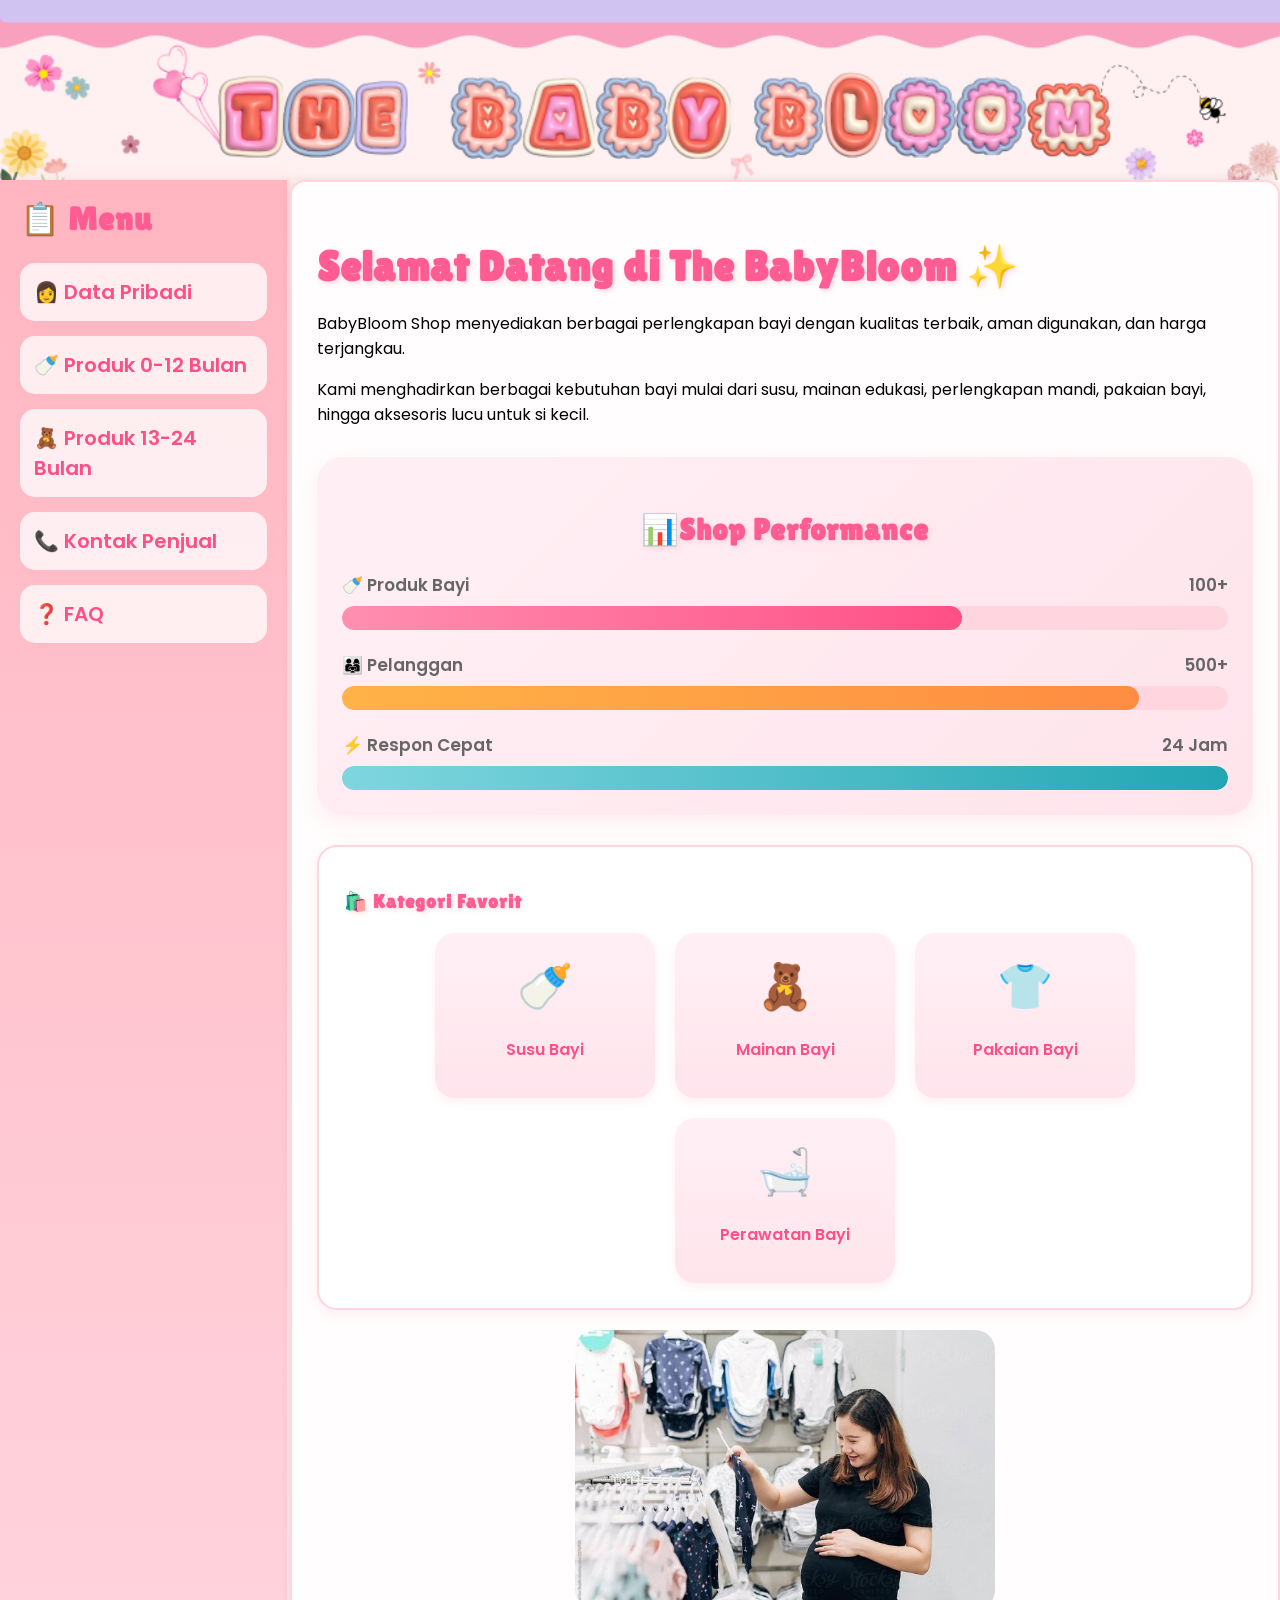
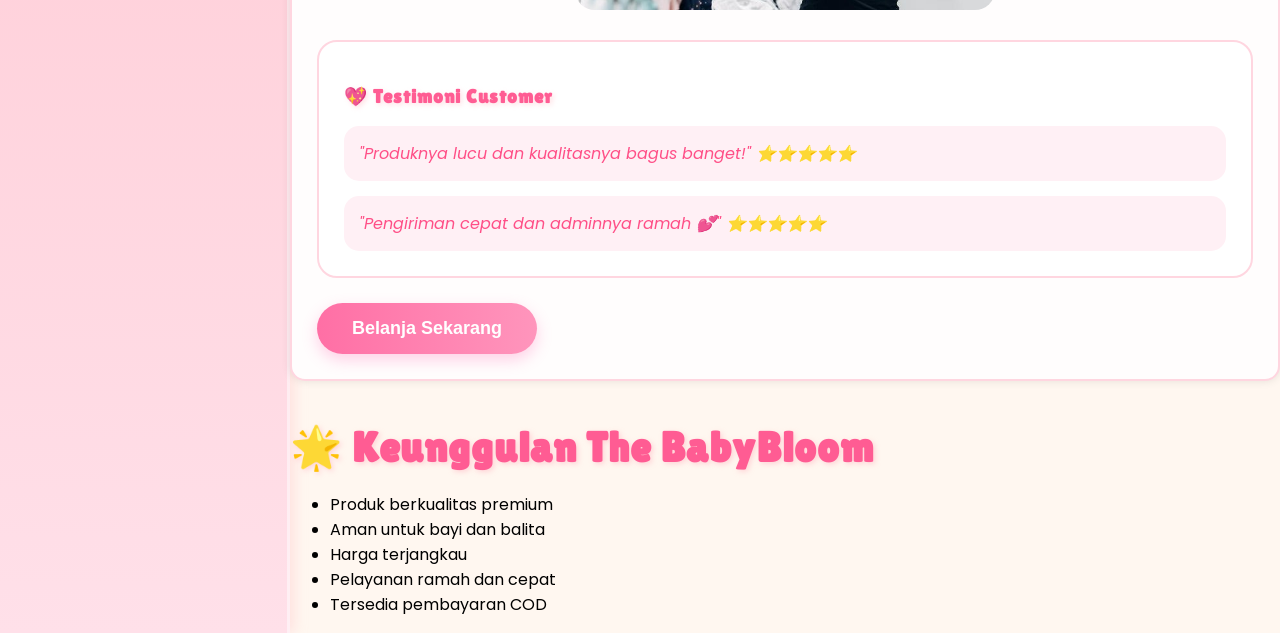
<file: index.html>
<!DOCTYPE html>
<html lang="id">
<head>
  <meta charset="UTF-8">
  <meta name="viewport" content="width=device-width, initial-scale=1.0">
  <title>The BabyBloom</title>

  <!-- GOOGLE FONT -->
  <link rel="preconnect" href="https://fonts.googleapis.com">
  <link rel="preconnect" href="https://fonts.gstatic.com" crossorigin>

  <link href="https://fonts.googleapis.com/css2?family=Lilita+One&family=Fredoka:wght@400;500;600&family=Poppins:wght@300;400;500;600&display=swap" rel="stylesheet">

  <!-- CSS -->
  <link rel="stylesheet" href="style.css">

  <style>

    /* =========================
       MENU TRANSPARAN
    ========================= */

    .menu-title{
      text-decoration: none;
      background: transparent !important;
      box-shadow: none !important;
      padding: 0 !important;
      margin-bottom: 15px;
      display: inline-block;
    }

    .menu-title h3{
      background: transparent !important;
      box-shadow: none !important;
      color: #ff5c93;
      font-size: 32px;
      margin: 0;
    }

    .menu-title:hover{
      background: transparent !important;
      transform: none !important;
      box-shadow: none !important;
    }

    /* =========================
       STATISTIK CHART
    ========================= */

    .stats-box{
      background: linear-gradient(
        135deg,
        #fff0f5,
        #ffe4ec
      );

      padding: 25px;
      border-radius: 25px;
      margin-top: 30px;
      box-shadow: 0 8px 20px rgba(255,182,193,0.2);
    }

    .stats-box h3{
      text-align: center;
      margin-bottom: 25px;
      color: #ff4f87;
      font-size: 30px;
    }

    .chart-container{
      display: flex;
      flex-direction: column;
      gap: 22px;
    }

    .chart-item{
      width: 100%;
    }

    .chart-label{
      display: flex;
      justify-content: space-between;
      margin-bottom: 8px;
      font-weight: 600;
      color: #666;
      font-size: 17px;
    }

    .chart-bar{
      width: 100%;
      height: 24px;
      background: #ffd6e0;
      border-radius: 30px;
      overflow: hidden;
    }

    .chart-fill{
      height: 100%;
      border-radius: 30px;
      animation: growBar 2s ease;
    }

    /* WARNA BAR */

    .produk{
      width: 70%;
      background: linear-gradient(
        90deg,
        #ff8fb1,
        #ff4f87
      );
    }

    .pelanggan{
      width: 90%;
      background: linear-gradient(
        90deg,
        #ffb347,
        #ff8c42
      );
    }

    .respon{
      width: 100%;
      background: linear-gradient(
        90deg,
        #7ed6df,
        #22a6b3
      );
    }

    /* ANIMASI */

    @keyframes growBar{
      from{
        width: 0;
      }
    }

  </style>
</head>

<body>

<div class="container">

  <!-- HEADER -->
  <header class="header-image">
    <img src="Desain tanpa judul.png" alt="The BabyBloom Header">
  </header>

  <!-- SIDEBAR -->
  <nav class="sidebar">

    <!-- MENU TITLE -->
    <a href="index.html" class="menu-title">
      <h3>📋 Menu</h3>
    </a>

    <!-- MENU -->
    <a href="profil.html">👩 Data Pribadi</a>

    <a href="produk1.html">🍼 Produk 0-12 Bulan</a>

    <a href="produk2.html">🧸 Produk 13-24 Bulan</a>

    <a href="kontak.html">📞 Kontak Penjual</a>

    <a href="FAQ.html">❓ FAQ</a>

  </nav>

  <!-- CONTENT -->
  <main class="content">

    <!-- WELCOME BOX -->
    <div class="welcome-box">

      <h2>Selamat Datang di The BabyBloom ✨</h2>

      <p>
        BabyBloom Shop menyediakan berbagai perlengkapan bayi 
        dengan kualitas terbaik, aman digunakan, dan harga terjangkau.
      </p>

      <p>
        Kami menghadirkan berbagai kebutuhan bayi mulai dari susu, 
        mainan edukasi, perlengkapan mandi, pakaian bayi, hingga 
        aksesoris lucu untuk si kecil.
      </p>

      <!-- STATISTIK -->
      <div class="stats-box">

        <h3>📊Shop Performance</h3>

        <div class="chart-container">

          <!-- PRODUK -->
          <div class="chart-item">

            <div class="chart-label">
              🍼 Produk Bayi
              <span>100+</span>
            </div>

            <div class="chart-bar">
              <div class="chart-fill produk"></div>
            </div>

          </div>

          <!-- PELANGGAN -->
          <div class="chart-item">

            <div class="chart-label">
              👨‍👩‍👧 Pelanggan
              <span>500+</span>
            </div>

            <div class="chart-bar">
              <div class="chart-fill pelanggan"></div>
            </div>

          </div>

          <!-- RESPON -->
          <div class="chart-item">

            <div class="chart-label">
              ⚡ Respon Cepat
              <span>24 Jam</span>
            </div>

            <div class="chart-bar">
              <div class="chart-fill respon"></div>
            </div>

          </div>

        </div>

      </div>

      <!-- KATEGORI -->
      <div class="kategori-box">

        <h3>🛍️ Kategori Favorit</h3>

        <div class="kategori-container">

          <div class="kategori-card">
            <div class="icon">🍼</div>
            <p>Susu Bayi</p>
          </div>

          <div class="kategori-card">
            <div class="icon">🧸</div>
            <p>Mainan Bayi</p>
          </div>

          <div class="kategori-card">
            <div class="icon">👕</div>
            <p>Pakaian Bayi</p>
          </div>

          <div class="kategori-card">
            <div class="icon">🛁</div>
            <p>Perawatan Bayi</p>
          </div>

        </div>

      </div>

      <!-- GAMBAR -->
      <img src="bumil3.png" alt="Baby Shop" class="hero-img">

      <!-- TESTIMONI -->
      <div class="testimoni-box">

        <h3>💖 Testimoni Customer</h3>

        <div class="testi-card">
          "Produknya lucu dan kualitasnya bagus banget!" ⭐⭐⭐⭐⭐
        </div>

        <div class="testi-card">
          "Pengiriman cepat dan adminnya ramah 💕" ⭐⭐⭐⭐⭐
        </div>

      </div>

      <br>

      <!-- BUTTON -->
      <button class="btn-shop">
        Belanja Sekarang
      </button>

    </div>

    <!-- INFO BOX -->
    <div class="info-box">

      <h3>🌟 Keunggulan The BabyBloom</h3>

      <ul>
        <li>Produk berkualitas premium</li>
        <li>Aman untuk bayi dan balita</li>
        <li>Harga terjangkau</li>
        <li>Pelayanan ramah dan cepat</li>
        <li>Tersedia pembayaran COD</li>
      </ul>

    </div>

  </main>

</div>

</body>
</html>
</file>
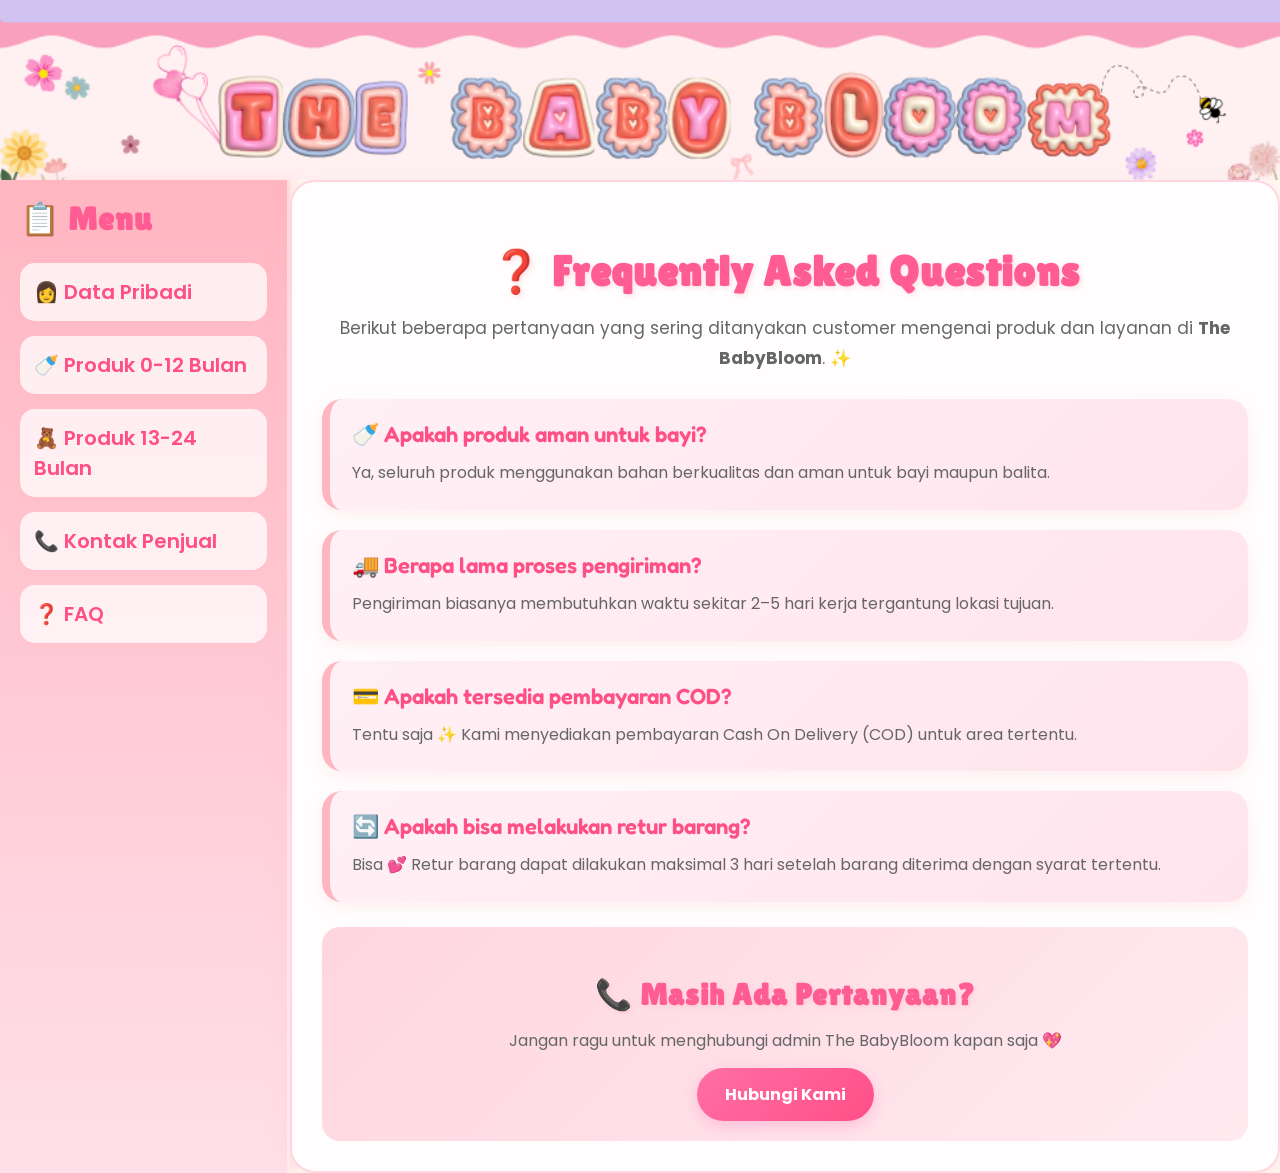
<file: FAQ.html>
<!DOCTYPE html>
<html lang="id">
<head>
  <meta charset="UTF-8">
  <meta name="viewport" content="width=device-width, initial-scale=1.0">
  <title>FAQ - The BabyBloom</title>

  <!-- GOOGLE FONT -->
  <link rel="preconnect" href="https://fonts.googleapis.com">
  <link rel="preconnect" href="https://fonts.gstatic.com" crossorigin>

  <link href="https://fonts.googleapis.com/css2?family=Lilita+One&family=Fredoka:wght@400;500;600&family=Poppins:wght@300;400;500;600&display=swap" rel="stylesheet">

  <!-- CSS -->
  <link rel="stylesheet" href="style.css">

  <style>

    /* =========================
       SIDEBAR MENU TITLE
    ========================= */

    .menu-title{
      text-decoration: none;
      background: transparent !important;
      box-shadow: none !important;
      padding: 0 !important;
      margin-bottom: 15px;
      display: block;
    }

    .menu-title h3{
      background: transparent !important;
      box-shadow: none !important;
      padding: 0 !important;
      margin: 0;
      color: #ff5c93;
      font-size: 28px;
      font-family: 'Lilita One', cursive;
    }

    .menu-title:hover{
      background: transparent !important;
      transform: none !important;
      box-shadow: none !important;
    }

    /* =========================
       FAQ BOX
    ========================= */

    .faq-box{
      background: #fffdfd;
      border: 2px solid #ffd6e0;
      padding: 30px;
      border-radius: 25px;
      box-shadow: 0 10px 25px rgba(255,182,193,0.18);
    }

    .faq-box h2{
      font-size: 42px;
      margin-bottom: 15px;
    }

    .faq-desc{
      font-size: 17px;
      line-height: 1.8;
      color: #666;
      margin-bottom: 25px;
    }

    /* =========================
       FAQ CARD
    ========================= */

    .faq-card{
      background: linear-gradient(
        135deg,
        #fff0f5,
        #ffe4ec
      );

      border-radius: 20px;
      padding: 22px;
      margin-bottom: 20px;
      box-shadow: 0 5px 15px rgba(255,182,193,0.2);
      transition: 0.3s;
    }

    .faq-card:hover{
      transform: translateY(-5px);
      box-shadow: 0 10px 22px rgba(255,105,180,0.25);
    }

    .faq-question{
      font-size: 22px;
      color: #ff4f87;
      font-family: 'Fredoka', sans-serif;
      font-weight: 600;
      margin-bottom: 12px;
    }

    .faq-answer{
      color: #666;
      line-height: 1.8;
      font-size: 16px;
    }

    /* =========================
       FAQ CONTACT
    ========================= */

    .faq-contact{
      background: linear-gradient(
        135deg,
        #ffd6e0,
        #ffeaf0
      );

      padding: 20px;
      border-radius: 18px;
      text-align: center;
      margin-top: 25px;
    }

    .faq-contact h3{
      font-size: 30px;
      margin-bottom: 10px;
    }

    .faq-contact p{
      color: #666;
      margin-bottom: 15px;
    }

    /* =========================
       BUTTON
    ========================= */

    .faq-btn{
      display: inline-block;
      text-decoration: none;
      background: linear-gradient(
        135deg,
        #ff6fa5,
        #ff4f87
      );

      color: white;
      padding: 14px 28px;
      border-radius: 30px;
      font-weight: bold;
      transition: 0.3s;
      box-shadow: 0 5px 15px rgba(255,105,180,0.3);
    }

    .faq-btn:hover{
      transform: scale(1.05);
      background: linear-gradient(
        135deg,
        #ff4f87,
        #ff2f75
      );
    }

  </style>
</head>

<body>

<div class="container">

  <!-- HEADER -->
  <header class="header-image">
    <img src="Desain tanpa judul.png" alt="The BabyBloom Header">
  </header>

  <!-- SIDEBAR -->
  <nav class="sidebar">

    <!-- MENU TITLE -->
    <a href="index.html" class="menu-title">
      <h3>📋 Menu</h3>
    </a>

    <!-- MENU -->
    <a href="profil.html">👩 Data Pribadi</a>

    <a href="produk1.html">🍼 Produk 0-12 Bulan</a>

    <a href="produk2.html">🧸 Produk 13-24 Bulan</a>

    <a href="kontak.html">📞 Kontak Penjual</a>

    <a href="FAQ.html">❓ FAQ</a>

  </nav>

  <!-- CONTENT -->
  <main class="content">

    <div class="faq-box">

      <h2>❓ Frequently Asked Questions</h2>

      <p class="faq-desc">
        Berikut beberapa pertanyaan yang sering ditanyakan customer 
        mengenai produk dan layanan di <b>The BabyBloom</b>. ✨
      </p>

      <!-- FAQ 1 -->
      <div class="faq-card">

        <div class="faq-question">
          🍼 Apakah produk aman untuk bayi?
        </div>

        <div class="faq-answer">
          Ya, seluruh produk menggunakan bahan berkualitas 
          dan aman untuk bayi maupun balita.
        </div>

      </div>

      <!-- FAQ 2 -->
      <div class="faq-card">

        <div class="faq-question">
          🚚 Berapa lama proses pengiriman?
        </div>

        <div class="faq-answer">
          Pengiriman biasanya membutuhkan waktu sekitar 
          2–5 hari kerja tergantung lokasi tujuan.
        </div>

      </div>

      <!-- FAQ 3 -->
      <div class="faq-card">

        <div class="faq-question">
          💳 Apakah tersedia pembayaran COD?
        </div>

        <div class="faq-answer">
          Tentu saja ✨ Kami menyediakan pembayaran 
          Cash On Delivery (COD) untuk area tertentu.
        </div>

      </div>

      <!-- FAQ 4 -->
      <div class="faq-card">

        <div class="faq-question">
          🔄 Apakah bisa melakukan retur barang?
        </div>

        <div class="faq-answer">
          Bisa 💕 Retur barang dapat dilakukan maksimal 
          3 hari setelah barang diterima dengan syarat tertentu.
        </div>

      </div>

      <!-- CONTACT -->
      <div class="faq-contact">

        <h3>📞 Masih Ada Pertanyaan?</h3>

        <p>
          Jangan ragu untuk menghubungi admin 
          The BabyBloom kapan saja 💖
        </p>

        <a href="kontak.html" class="faq-btn">
          Hubungi Kami
        </a>

      </div>

    </div>

  </main>

</div>

</body>
</html>
</file>
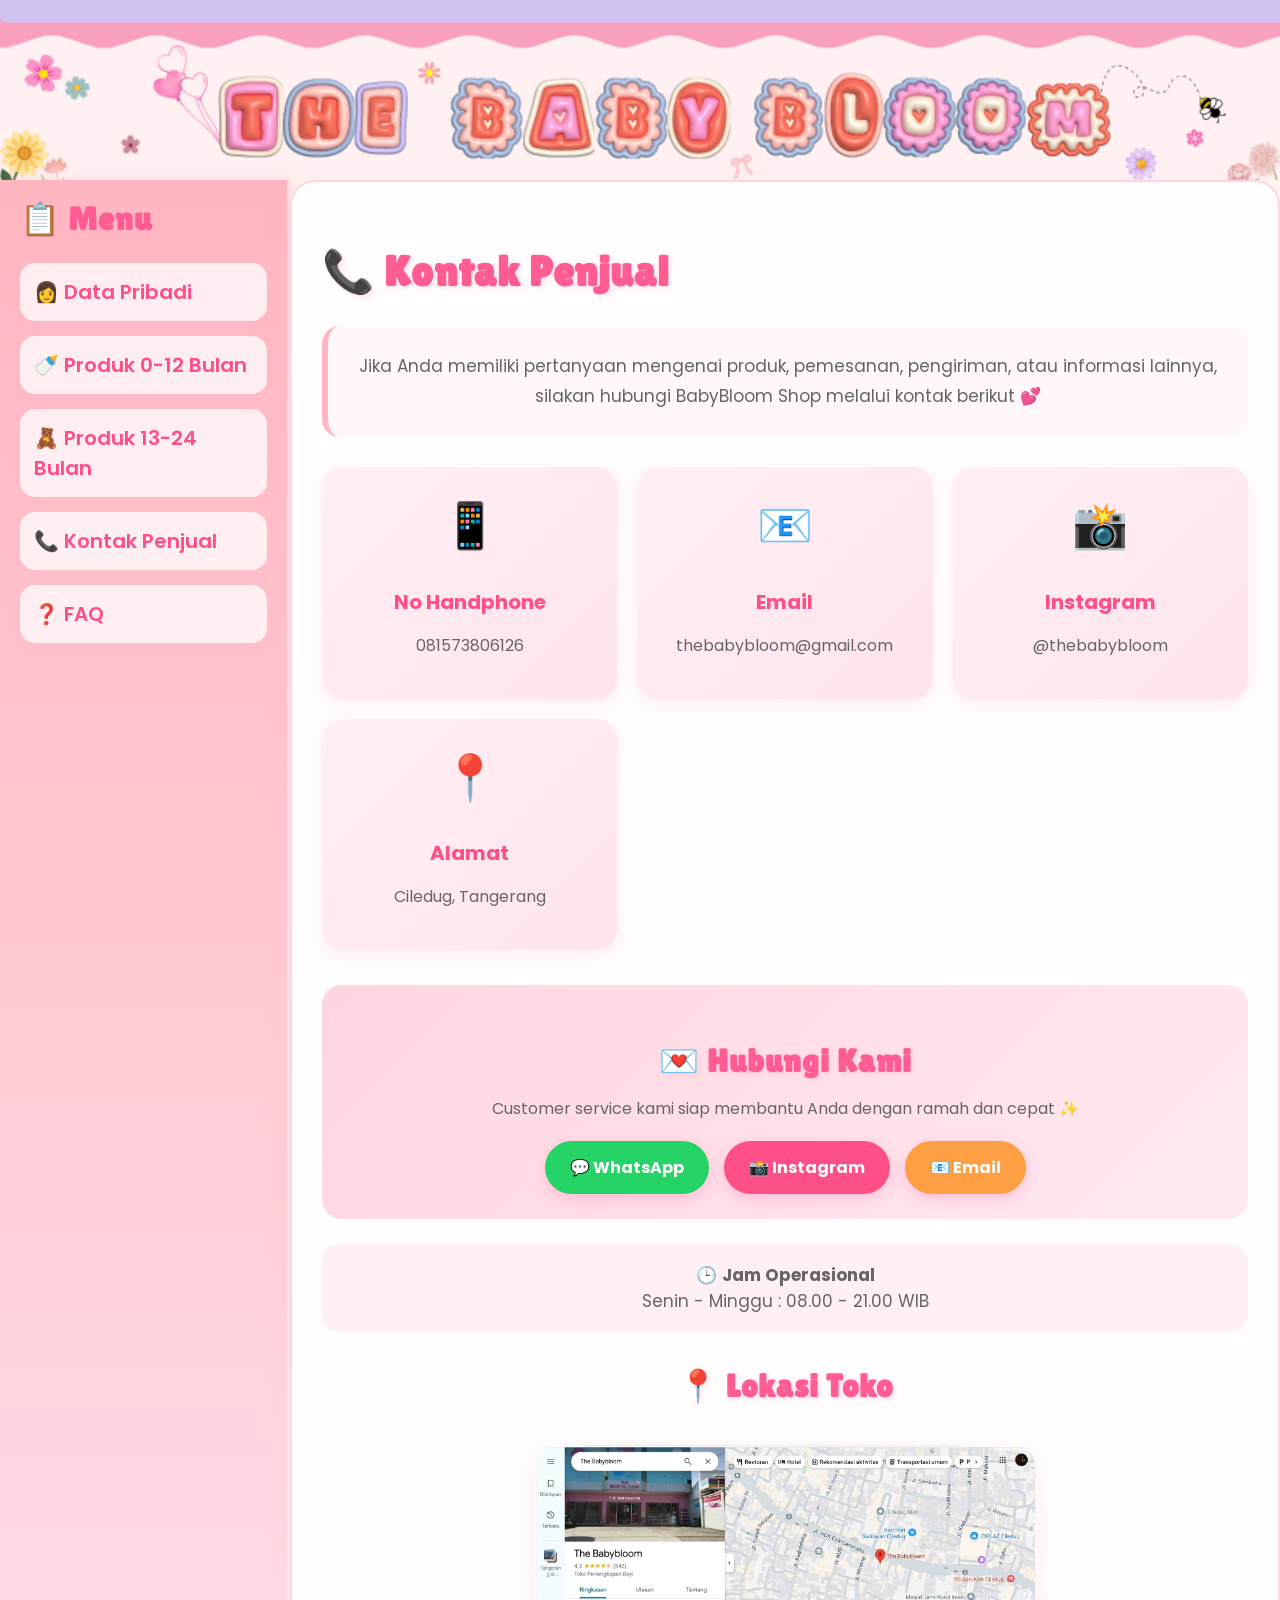
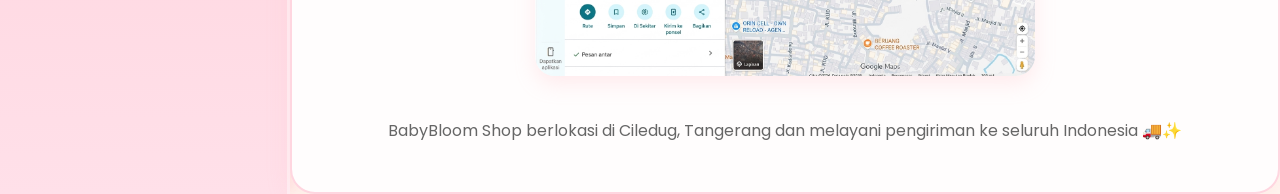
<file: kontak.html>
<!DOCTYPE html>
<html lang="id">
<head>
  <meta charset="UTF-8">
  <meta name="viewport" content="width=device-width, initial-scale=1.0">
  <title>Kontak Penjual - The BabyBloom</title>

  <!-- GOOGLE FONT -->
  <link rel="preconnect" href="https://fonts.googleapis.com">
  <link rel="preconnect" href="https://fonts.gstatic.com" crossorigin>

  <link href="https://fonts.googleapis.com/css2?family=Lilita+One&family=Fredoka:wght@400;500;600&family=Poppins:wght@300;400;500;600&display=swap" rel="stylesheet">

  <!-- CSS -->
  <link rel="stylesheet" href="style.css">

  <style>

    /* =========================
       MENU TITLE SAMA INDEX
    ========================= */

    .menu-title{
      text-decoration: none;
      background: transparent !important;
      box-shadow: none !important;
      padding: 0 !important;
      margin-bottom: 15px;
      display: block;
    }

    .menu-title h3{
      background: transparent !important;
      box-shadow: none !important;
      padding: 0 !important;
      margin: 0;
      color: #ff5c93;
      font-size: 28px;
      font-family: 'Lilita One', cursive;
    }

    .menu-title:hover{
      background: transparent !important;
      transform: none !important;
      box-shadow: none !important;
    }

    /* =========================
       KOTAK KONTAK
    ========================= */

    .kontak-box{
      background: #fffdfd;
      border: 2px solid #ffd6e0;
      padding: 30px;
      border-radius: 25px;
      box-shadow: 0 10px 25px rgba(255,182,193,0.18);
    }

    .kontak-box h2{
      font-size: 42px;
      margin-bottom: 15px;
    }

    .deskripsi{
      font-size: 17px;
      line-height: 1.8;
      color: #666;
      margin-bottom: 30px;
      text-align: center;
    }

    /* =========================
       CARD KONTAK
    ========================= */

    .kontak-container{
      display: grid;
      grid-template-columns: repeat(auto-fit, minmax(220px,1fr));
      gap: 20px;
      margin-bottom: 35px;
    }

    .kontak-card{
      background: linear-gradient(
        135deg,
        #fff0f5,
        #ffe4ec
      );

      padding: 25px;
      border-radius: 20px;
      text-align: center;
      transition: 0.3s;
      box-shadow: 0 5px 15px rgba(255,182,193,0.2);
    }

    .kontak-card:hover{
      transform: translateY(-5px);
      box-shadow: 0 10px 22px rgba(255,105,180,0.25);
    }

    .kontak-icon{
      font-size: 45px;
      margin-bottom: 12px;
    }

    .kontak-card h4{
      color: #ff4f87;
      font-size: 20px;
      margin-bottom: 10px;
    }

    .kontak-card p{
      color: #666;
    }

    /* =========================
       HUBUNGI KAMI
    ========================= */

    .hubungi-box{
      background: linear-gradient(
        135deg,
        #ffd6e0,
        #ffeaf0
      );

      padding: 25px;
      border-radius: 20px;
      text-align: center;
      margin-bottom: 25px;
    }

    .hubungi-box h3{
      margin-bottom: 10px;
      font-size: 30px;
    }

    .hubungi-box p{
      color: #666;
      margin-bottom: 18px;
    }

    /* =========================
       BUTTON SOSMED
    ========================= */

    .sosmed-container{
      display: flex;
      justify-content: center;
      gap: 15px;
      flex-wrap: wrap;
    }

    .sosmed-button{
      text-decoration: none;
      color: white;
      padding: 14px 25px;
      border-radius: 30px;
      font-weight: bold;
      transition: 0.3s;
      box-shadow: 0 5px 15px rgba(255,105,180,0.3);
    }

    .sosmed-button:hover{
      transform: scale(1.05);
    }

    .wa{
      background: #25D366;
    }

    .ig{
      background: #ff4f87;
    }

    .email{
      background: #ff9f43;
    }

    /* =========================
       JAM OPERASIONAL
    ========================= */

    .jam{
      background: #fff0f5;
      padding: 18px;
      border-radius: 18px;
      text-align: center;
      margin-top: 25px;
      color: #666;
      font-size: 17px;
    }

    /* =========================
       MAP
    ========================= */

    .map-box{
      margin-top: 35px;
      text-align: center;
    }

    .map-box h3{
      font-size: 30px;
      margin-bottom: 20px;
    }

    .map-img{
      width: 100%;
      max-width: 500px;
      border-radius: 20px;
      box-shadow: 0 8px 20px rgba(255,182,193,0.25);
      margin-bottom: 18px;
    }

    .map-box p{
      color: #666;
      line-height: 1.8;
    }

  </style>
</head>

<body>

<div class="container">

  <!-- HEADER -->
  <header class="header-image">
    <img src="Desain tanpa judul.png" alt="The BabyBloom Header">
  </header>

  <!-- SIDEBAR -->
  <nav class="sidebar">

    <!-- MENU TITLE -->
    <a href="index.html" class="menu-title">
      <h3>📋 Menu</h3>
    </a>

    <!-- MENU -->
    <a href="profil.html">👩 Data Pribadi</a>

    <a href="produk1.html">🍼 Produk 0-12 Bulan</a>

    <a href="produk2.html">🧸 Produk 13-24 Bulan</a>

    <a href="kontak.html">📞 Kontak Penjual</a>

    <a href="FAQ.html">❓ FAQ</a>

  </nav>

  <!-- CONTENT -->
  <main class="content">

    <div class="kontak-box">

      <h2>📞 Kontak Penjual</h2>

      <p class="deskripsi">
        Jika Anda memiliki pertanyaan mengenai produk,
        pemesanan, pengiriman, atau informasi lainnya,
        silakan hubungi BabyBloom Shop melalui kontak berikut 💕
      </p>

      <!-- CARD KONTAK -->
      <div class="kontak-container">

        <div class="kontak-card">
          <div class="kontak-icon">📱</div>
          <h4>No Handphone</h4>
          <p>081573806126</p>
        </div>

        <div class="kontak-card">
          <div class="kontak-icon">📧</div>
          <h4>Email</h4>
          <p>thebabybloom@gmail.com</p>
        </div>

        <div class="kontak-card">
          <div class="kontak-icon">📸</div>
          <h4>Instagram</h4>
          <p>@thebabybloom</p>
        </div>

        <div class="kontak-card">
          <div class="kontak-icon">📍</div>
          <h4>Alamat</h4>
          <p>Ciledug, Tangerang</p>
        </div>

      </div>

      <!-- HUBUNGI -->
      <div class="hubungi-box">

        <h3>💌 Hubungi Kami</h3>

        <p>
          Customer service kami siap membantu Anda
          dengan ramah dan cepat ✨
        </p>

        <div class="sosmed-container">

          <a href="https://wa.me/6281573806126"
             target="_blank"
             class="sosmed-button wa">
            💬 WhatsApp
          </a>

          <a href="https://www.instagram.com/babybloomshop"
             target="_blank"
             class="sosmed-button ig">
            📸 Instagram
          </a>

          <a href="mailto:babybloom@gmail.com"
             class="sosmed-button email">
            📧 Email
          </a>

        </div>

      </div>

      <!-- JAM -->
      <div class="jam">
        🕒 <b>Jam Operasional</b><br>
        Senin - Minggu : 08.00 - 21.00 WIB
      </div>

      <!-- MAP -->
      <div class="map-box">

        <h3>📍 Lokasi Toko</h3>

        <img src="mapsbabybloom.png"
             alt="Lokasi BabyBloom"
             class="map-img">

        <p>
          BabyBloom Shop berlokasi di Ciledug, Tangerang
          dan melayani pengiriman ke seluruh Indonesia 🚚✨
        </p>

      </div>

    </div>

  </main>

</div>

</body>
</html>
</file>
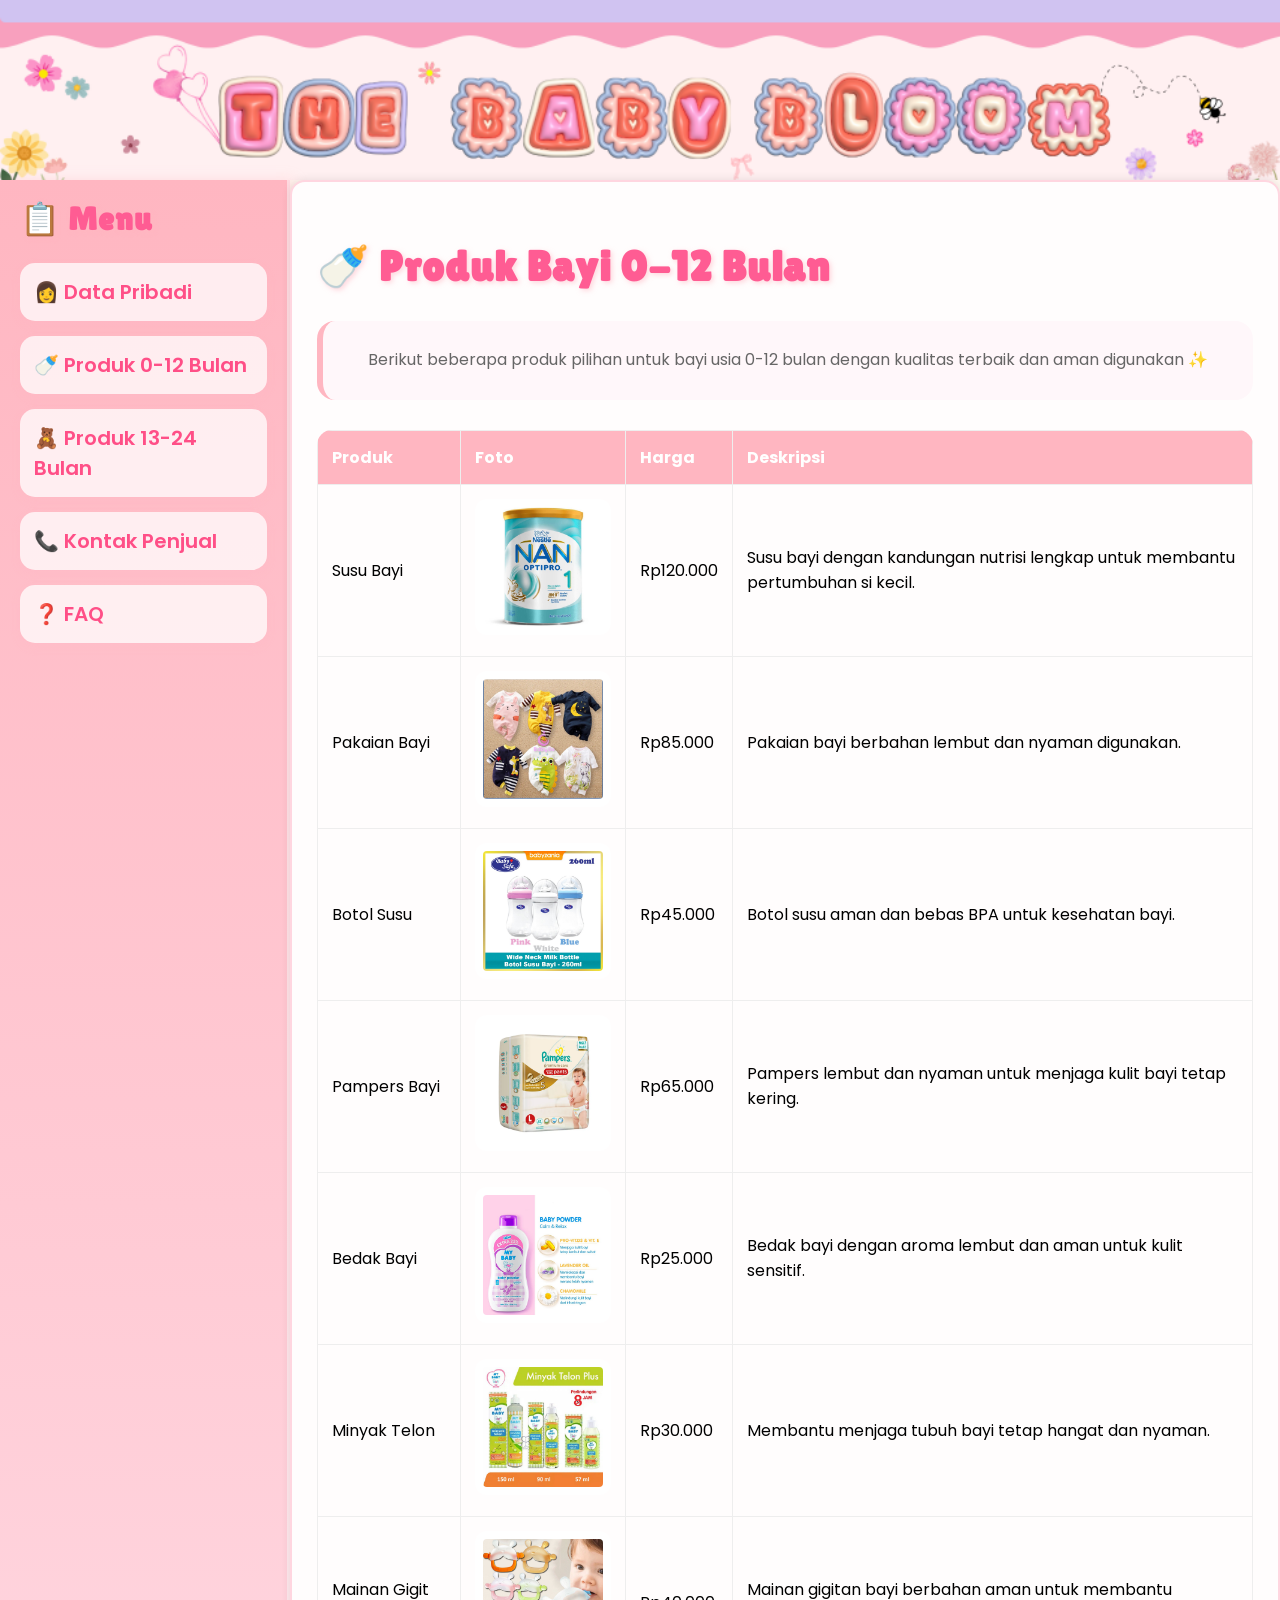
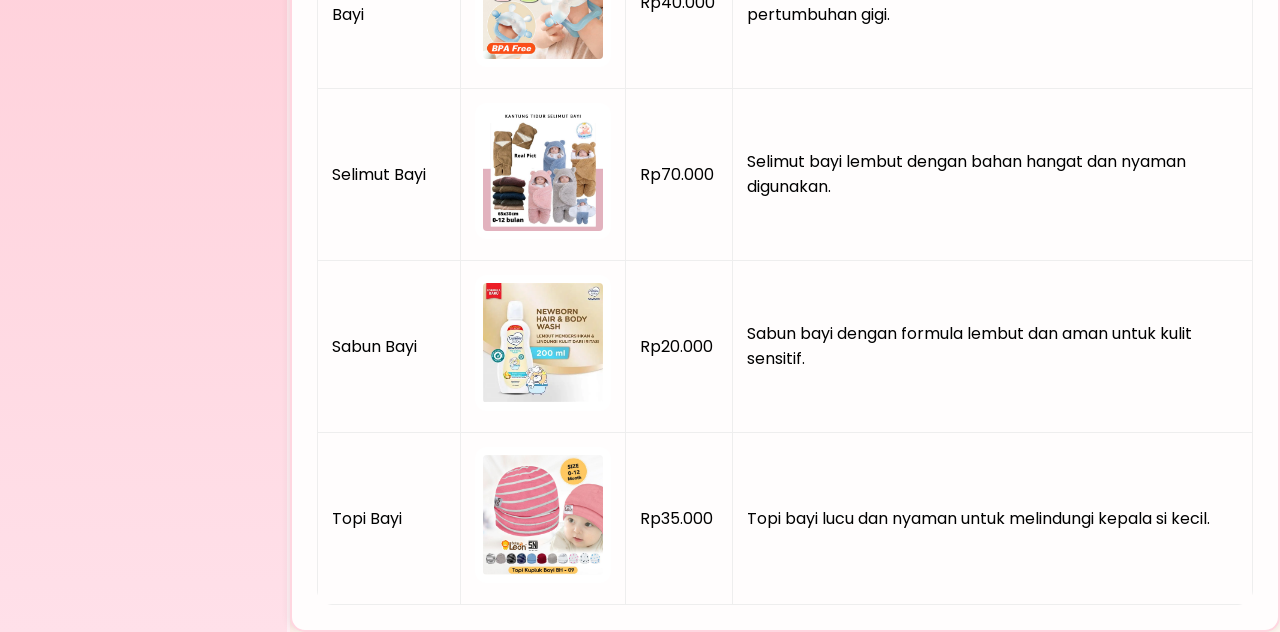
<file: produk1.html>
<!DOCTYPE html>
<html lang="id">
<head>
  <meta charset="UTF-8">
  <title>Produk 0-12 Bulan</title>

  <!-- GOOGLE FONT -->
  <link rel="preconnect" href="https://fonts.googleapis.com">
  <link rel="preconnect" href="https://fonts.gstatic.com" crossorigin>

  <link href="https://fonts.googleapis.com/css2?family=Lilita+One&family=Fredoka:wght@400;500;600&family=Poppins:wght@300;400;500;600&display=swap" rel="stylesheet">

  <link rel="stylesheet" href="style.css">
</head>

<body>

<div class="container">

  <!-- HEADER -->
  <header class="header-image">
    <img src="Desain tanpa judul.png" alt="The BabyBloom Header">
  </header>

  <!-- SIDEBAR -->
  <nav class="sidebar">

    <!-- MENU TITLE -->
    <a href="index.html" class="menu-title">
      <h3>📋 Menu</h3>
    </a>

    <!-- MENU -->
    <a href="profil.html">
      👩 Data Pribadi
    </a>

    <!-- ACTIVE -->
    <a href="produk1.html" class="active">
      🍼 Produk 0-12 Bulan
    </a>

    <a href="produk2.html">
      🧸 Produk 13-24 Bulan
    </a>

    <a href="kontak.html">
      📞 Kontak Penjual
    </a>

    <a href="FAQ.html">
      ❓ FAQ
    </a>

  </nav>

  <!-- CONTENT -->
  <main class="content">

    <div class="welcome-box">

      <h2>🍼 Produk Bayi 0-12 Bulan</h2>

      <p class="deskripsi">
        Berikut beberapa produk pilihan untuk bayi usia 0-12 bulan 
        dengan kualitas terbaik dan aman digunakan ✨
      </p>

      <table>

        <tr>
          <th>Produk</th>
          <th>Foto</th>
          <th>Harga</th>
          <th>Deskripsi</th>
        </tr>

        <!-- PRODUK 1 -->
        <tr>
          <td>Susu Bayi</td>

          <td>
            <img src="susubayi.png" class="produk-img">
          </td>

          <td>Rp120.000</td>

          <td>
            Susu bayi dengan kandungan nutrisi lengkap 
            untuk membantu pertumbuhan si kecil.
          </td>
        </tr>

        <!-- PRODUK 2 -->
        <tr>
          <td>Pakaian Bayi</td>

          <td>
            <img src="pakaianbayi.png" class="produk-img">
          </td>

          <td>Rp85.000</td>

          <td>
            Pakaian bayi berbahan lembut dan nyaman digunakan.
          </td>
        </tr>

        <!-- PRODUK 3 -->
        <tr>
          <td>Botol Susu</td>

          <td>
            <img src="botolsusu.png" class="produk-img">
          </td>

          <td>Rp45.000</td>

          <td>
            Botol susu aman dan bebas BPA untuk kesehatan bayi.
          </td>
        </tr>

        <!-- PRODUK 4 -->
        <tr>
          <td>Pampers Bayi</td>

          <td>
            <img src="pampers bayi.png" class="produk-img">
          </td>

          <td>Rp65.000</td>

          <td>
            Pampers lembut dan nyaman untuk menjaga kulit bayi tetap kering.
          </td>
        </tr>

        <!-- PRODUK 5 -->
        <tr>
          <td>Bedak Bayi</td>

          <td>
            <img src="bedakbayi.png" class="produk-img">
          </td>

          <td>Rp25.000</td>

          <td>
            Bedak bayi dengan aroma lembut dan aman untuk kulit sensitif.
          </td>
        </tr>

        <!-- PRODUK 6 -->
        <tr>
          <td>Minyak Telon</td>

          <td>
            <img src="minyaktelon.png" class="produk-img">
          </td>

          <td>Rp30.000</td>

          <td>
            Membantu menjaga tubuh bayi tetap hangat dan nyaman.
          </td>
        </tr>

        <!-- PRODUK 7 -->
        <tr>
          <td>Mainan Gigit Bayi</td>

          <td>
            <img src="teether.png" class="produk-img">
          </td>

          <td>Rp40.000</td>

          <td>
            Mainan gigitan bayi berbahan aman untuk membantu pertumbuhan gigi.
          </td>
        </tr>

        <!-- PRODUK 8 -->
        <tr>
          <td>Selimut Bayi</td>

          <td>
            <img src="selimut.png" class="produk-img">
          </td>

          <td>Rp70.000</td>

          <td>
            Selimut bayi lembut dengan bahan hangat dan nyaman digunakan.
          </td>
        </tr>

        <!-- PRODUK 9 -->
        <tr>
          <td>Sabun Bayi</td>

          <td>
            <img src="sabun.png" class="produk-img">
          </td>

          <td>Rp20.000</td>

          <td>
            Sabun bayi dengan formula lembut dan aman untuk kulit sensitif.
          </td>
        </tr>

        <!-- PRODUK 10 -->
        <tr>
          <td>Topi Bayi</td>

          <td>
            <img src="topibayi.png" class="produk-img">
          </td>

          <td>Rp35.000</td>

          <td>
            Topi bayi lucu dan nyaman untuk melindungi kepala si kecil.
          </td>
        </tr>

      </table>

    </div>

  </main>

</div>

</body>
</html>
</file>
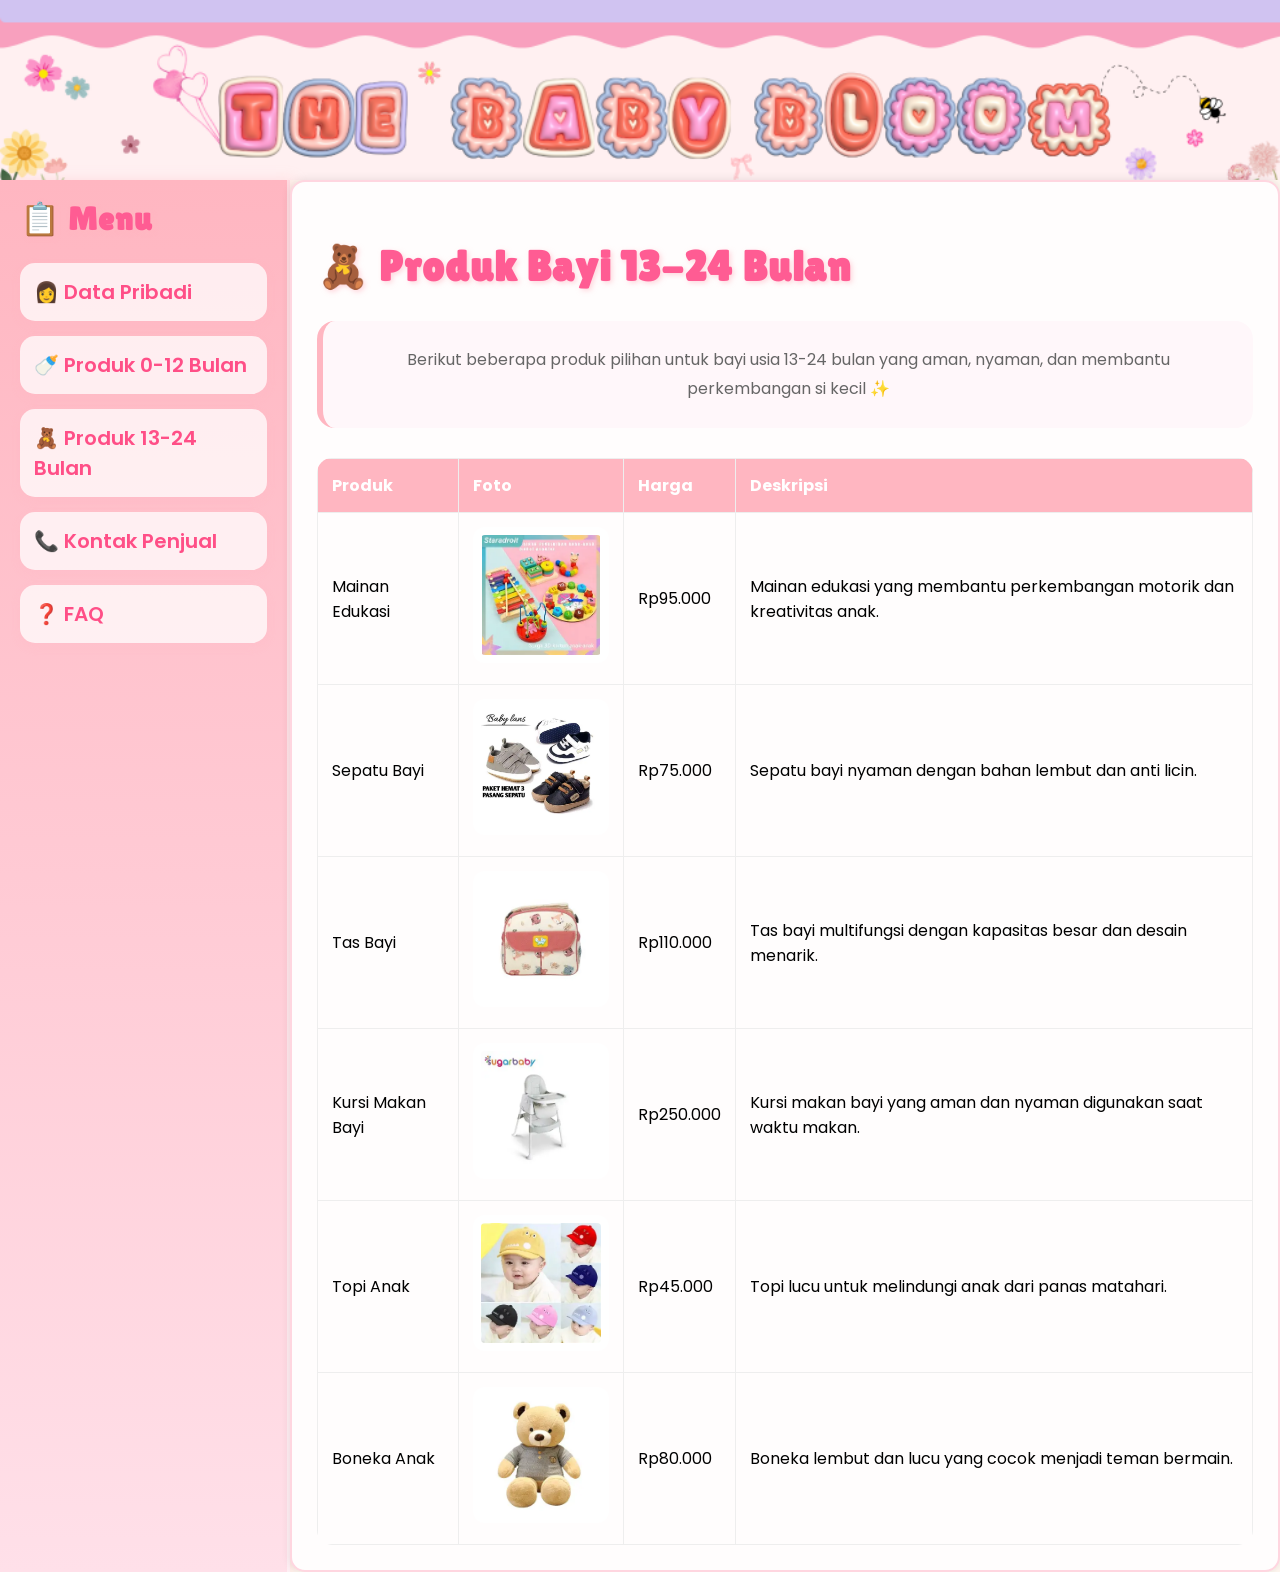
<file: produk2.html>
<!DOCTYPE html>
<html lang="id">
<head>
  <meta charset="UTF-8">
  <title>Produk 13-24 Bulan</title>

  <!-- GOOGLE FONT -->
  <link rel="preconnect" href="https://fonts.googleapis.com">
  <link rel="preconnect" href="https://fonts.gstatic.com" crossorigin>

  <link href="https://fonts.googleapis.com/css2?family=Lilita+One&family=Fredoka:wght@400;500;600&family=Poppins:wght@300;400;500;600&display=swap" rel="stylesheet">

  <link rel="stylesheet" href="style.css">
</head>

<body>

<div class="container">

  <!-- HEADER -->
  <header class="header-image">
    <img src="Desain tanpa judul.png" alt="The BabyBloom Header">
  </header>

  <!-- SIDEBAR -->
  <nav class="sidebar">

    <!-- MENU TITLE -->
    <a href="index.html" class="menu-title">
      <h3>📋 Menu</h3>
    </a>

    <!-- MENU -->
    <a href="profil.html">
      👩 Data Pribadi
    </a>

    <a href="produk1.html">
      🍼 Produk 0-12 Bulan
    </a>

    <!-- ACTIVE -->
    <a href="produk2.html" class="active">
      🧸 Produk 13-24 Bulan
    </a>

    <a href="kontak.html">
      📞 Kontak Penjual
    </a>

    <a href="FAQ.html">
      ❓ FAQ
    </a>

  </nav>

  <!-- CONTENT -->
<main class="content">

  <div class="welcome-box">

    <!-- JUDUL -->
    <h2 class="judul">
      🧸 Produk Bayi 13-24 Bulan
    </h2>

    <!-- DESKRIPSI -->
    <p class="deskripsi">
      Berikut beberapa produk pilihan untuk bayi usia 
      13-24 bulan yang aman, nyaman, dan membantu 
      perkembangan si kecil ✨
    </p>

      <!-- TABLE -->
      <table>

        <tr>
          <th>Produk</th>
          <th>Foto</th>
          <th>Harga</th>
          <th>Deskripsi</th>
        </tr>

        <!-- PRODUK 1 -->
        <tr>
          <td>Mainan Edukasi</td>

          <td>
            <img src="mainanedukasi.png" class="produk-img">
          </td>

          <td>Rp95.000</td>

          <td>
            Mainan edukasi yang membantu perkembangan motorik 
            dan kreativitas anak.
          </td>
        </tr>

        <!-- PRODUK 2 -->
        <tr>
          <td>Sepatu Bayi</td>

          <td>
            <img src="sepatubayi.png" class="produk-img">
          </td>

          <td>Rp75.000</td>

          <td>
            Sepatu bayi nyaman dengan bahan lembut 
            dan anti licin.
          </td>
        </tr>

        <!-- PRODUK 3 -->
        <tr>
          <td>Tas Bayi</td>

          <td>
            <img src="tasbayi.png" class="produk-img">
          </td>

          <td>Rp110.000</td>

          <td>
            Tas bayi multifungsi dengan kapasitas besar 
            dan desain menarik.
          </td>
        </tr>

        <!-- PRODUK 4 -->
        <tr>
          <td>Kursi Makan Bayi</td>

          <td>
            <img src="kursibayi.png" class="produk-img">
          </td>

          <td>Rp250.000</td>

          <td>
            Kursi makan bayi yang aman dan nyaman 
            digunakan saat waktu makan.
          </td>
        </tr>

        <!-- PRODUK 5 -->
        <tr>
          <td>Topi Anak</td>

          <td>
            <img src="topikeds.png" class="produk-img">
          </td>

          <td>Rp45.000</td>

          <td>
            Topi lucu untuk melindungi anak dari panas matahari.
          </td>
        </tr>

        <!-- PRODUK 6 -->
        <tr>
          <td>Boneka Anak</td>

          <td>
            <img src="bonekakeds.png" class="produk-img">
          </td>

          <td>Rp80.000</td>

          <td>
            Boneka lembut dan lucu yang cocok menjadi teman bermain.
          </td>
        </tr>

      </table>

    </div>

  </main>

</div>

</body>
</html>
</file>
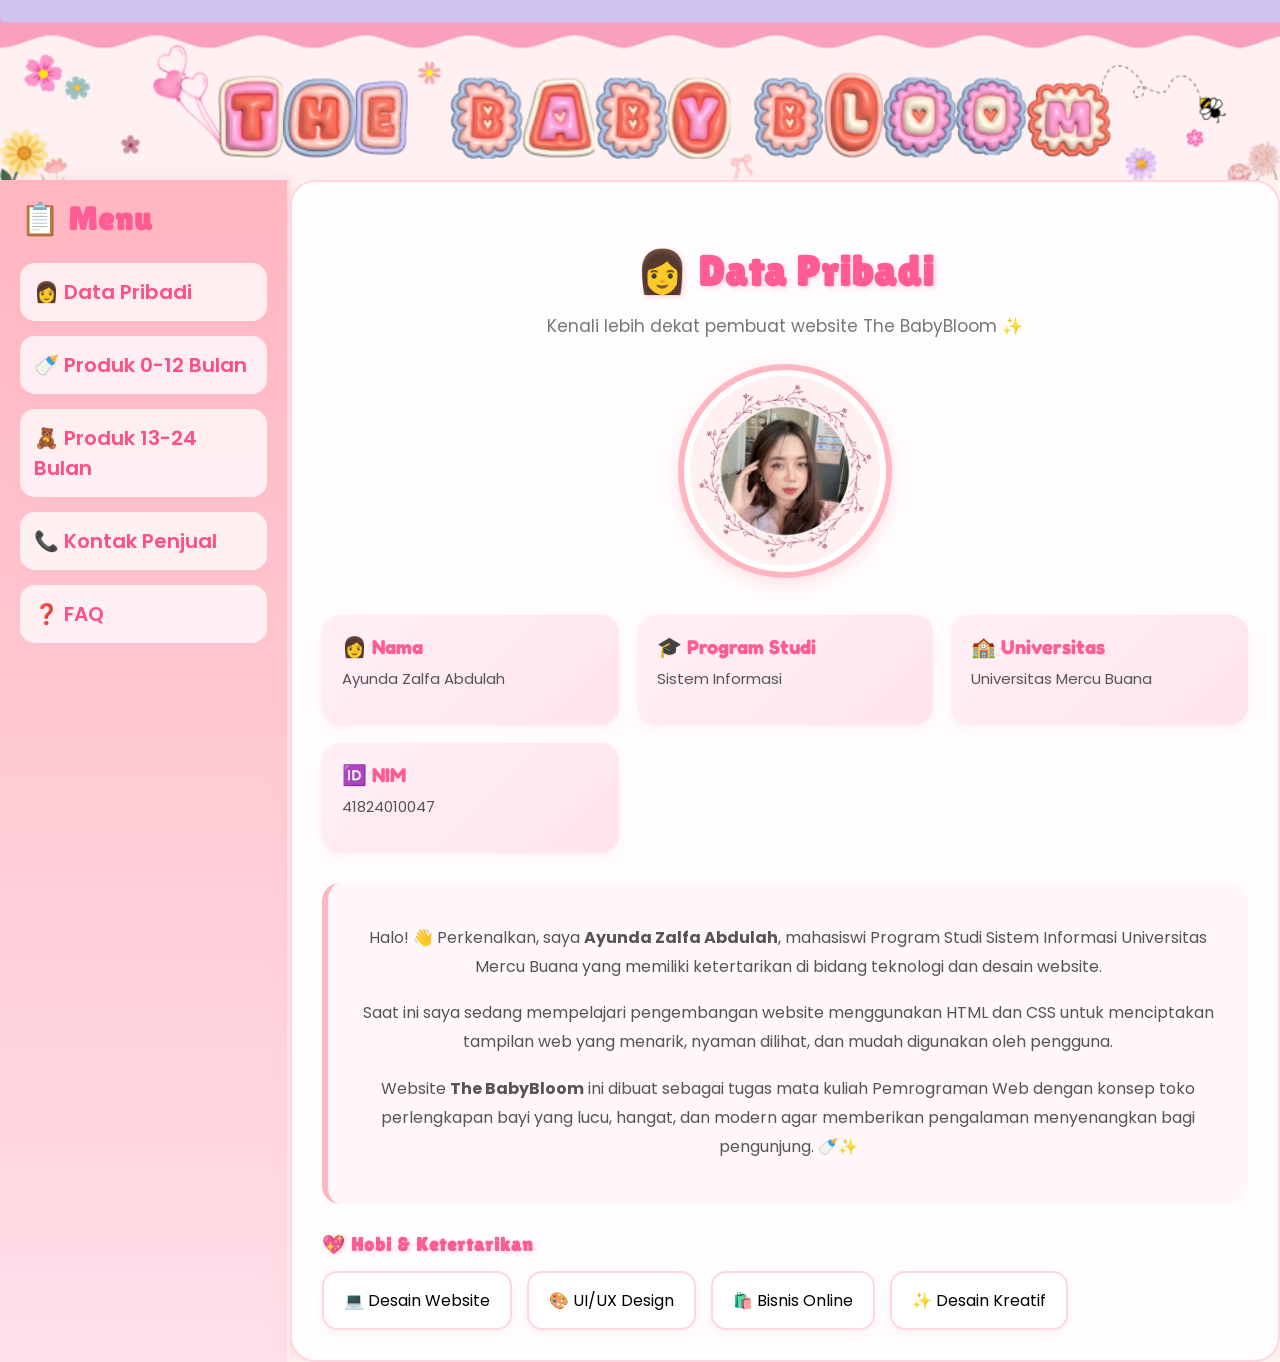
<file: profil.html>
<!DOCTYPE html>
<html lang="id">
<head>
  <meta charset="UTF-8">
  <title>Data Pribadi</title>

  <!-- GOOGLE FONT -->
  <link rel="preconnect" href="https://fonts.googleapis.com">
  <link rel="preconnect" href="https://fonts.gstatic.com" crossorigin>

  <link href="https://fonts.googleapis.com/css2?family=Lilita+One&family=Fredoka:wght@400;500;600&family=Poppins:wght@300;400;500;600&display=swap" rel="stylesheet">

  <link rel="stylesheet" href="style.css">
</head>

<body>

<div class="container">

  <!-- HEADER -->
  <header class="header-image">
    <img src="Desain tanpa judul.png" alt="The BabyBloom Header">
  </header>

  <!-- SIDEBAR -->
  <nav class="sidebar">

    <!-- MENU TITLE -->
    <a href="index.html" class="menu-title">
      <h3>📋 Menu</h3>
    </a>

    <!-- MENU -->
    <a href="profil.html" class="active">
      👩 Data Pribadi
    </a>

    <a href="produk1.html">
      🍼 Produk 0-12 Bulan
    </a>

    <a href="produk2.html">
      🧸 Produk 13-24 Bulan
    </a>

    <a href="kontak.html">
      📞 Kontak Penjual
    </a>

    <a href="FAQ.html">
      ❓ FAQ
    </a>

  </nav>

  <!-- CONTENT -->
  <main class="content">

    <div class="profil-box">

      <!-- JUDUL -->
      <div class="profil-title">

        <h2>👩 Data Pribadi</h2>

        <p>
          Kenali lebih dekat pembuat website The BabyBloom ✨
        </p>

      </div>

      <!-- FOTO -->
      <center>
        <img src="fotoyunda.png" alt="Profil" class="profil-img">
      </center>

      <!-- CARD IDENTITAS -->
      <div class="identitas-card">

        <div class="card">
          <h4>👩 Nama</h4>
          <p>Ayunda Zalfa Abdulah</p>
        </div>

        <div class="card">
          <h4>🎓 Program Studi</h4>
          <p>Sistem Informasi</p>
        </div>

        <div class="card">
          <h4>🏫 Universitas</h4>
          <p>Universitas Mercu Buana</p>
        </div>

        <div class="card">
          <h4>🆔 NIM</h4>
          <p>41824010047</p>
        </div>

      </div>

      <!-- DESKRIPSI -->
      <div class="deskripsi">

        <p>
          Halo! 👋 Perkenalkan, saya 
          <b>Ayunda Zalfa Abdulah</b>, mahasiswi Program Studi 
          Sistem Informasi Universitas Mercu Buana yang memiliki 
          ketertarikan di bidang teknologi dan desain website.
        </p>

        <p>
          Saat ini saya sedang mempelajari pengembangan website 
          menggunakan HTML dan CSS untuk menciptakan tampilan web 
          yang menarik, nyaman dilihat, dan mudah digunakan 
          oleh pengguna.
        </p>

        <p>
          Website <b>The BabyBloom</b> ini dibuat sebagai tugas 
          mata kuliah Pemrograman Web dengan konsep toko 
          perlengkapan bayi yang lucu, hangat, dan modern 
          agar memberikan pengalaman menyenangkan bagi pengunjung. 🍼✨
        </p>

      </div>

      <!-- HOBBY -->
      <div class="hobby-box">

        <h3 class="hobby-title">
          💖 Hobi & Ketertarikan
        </h3>

        <div class="hobby-container">

          <div class="hobby-card">
            💻 Desain Website
          </div>

          <div class="hobby-card">
            🎨 UI/UX Design
          </div>

          <div class="hobby-card">
            🛍️ Bisnis Online
          </div>

          <div class="hobby-card">
            ✨ Desain Kreatif
          </div>

        </div>

      </div>

    </div>

  </main>

</div>

</body>
</html>
</file>
<file: style.css>
body {
  margin: 0;
  font-family: 'Poppins', sans-serif;
  background-color: #fff7f0;
}


.welcome-box h2,
.profil-box h2,
.info-box h3{
  font-family: 'Lilita One', cursive;
  font-size: 42px;
  color: #ff5c93;

  text-shadow: 2px 2px 5px rgba(255, 182, 193, 0.5);

  letter-spacing: 1px;

  margin-bottom: 20px;
}


.container {
  display: grid;
  grid-template-areas:
    "header header"
    "sidebar content";
  grid-template-columns: 290px 1fr;
  min-height: 100vh;
}

.header {
  grid-area: header;
  background-color: #ffb6c1;
  color: white;
  text-align: center;
  padding: 20px;
}

.header-image{
  grid-area: header;
}

.header-image img{
  width: 100%;
  height: 180px;
  object-fit: cover;
  display: block;
}

.sidebar {
  grid-area: sidebar;

  background: linear-gradient(
    180deg,
    #ffb6c1 0%,
    #ffcad4 50%,
    #ffe0e9 100%
  );

  padding: 20px;
  display: flex;
  flex-direction: column;
  gap: 15px;
  box-shadow: 4px 0 12px rgba(255, 182, 193, 0.35);
  border-right: 3px solid rgba(255,255,255,0.5);
}

.sidebar a{
  text-decoration: none;
  background: rgba(255,255,255,0.75);
  padding: 14px;
  border-radius: 15px;
  color: #ff4f87;
  font-weight: 600;
  font-size: 18px;
  transition: all 0.3s ease;
  box-shadow: 0 4px 10px rgba(255, 182, 193, 0.2);
}

.sidebar a:hover{
  background: white;
  transform: translateX(6px) scale(1.02);
  color: #ff2f75;
  box-shadow: 0 6px 14px rgba(255, 105, 180, 0.25);
}

.sidebar button {
  padding: 10px;
  border: none;
  background-color: #ff69b4;
}

.welcome-box{
  background: #fffdfd;
border: 2px solid #ffd6e0;
  padding: 25px;
  border-radius: 15px;
  box-shadow: 0 0 10px rgba(0,0,0,0.1);
  width: 100%;
  box-sizing: border-box;
}

th{
  background-color: #ffb6c1;
  color: white;
}

th, td{
  border: 1px solid #ddd;
  padding: 12px;
  text-align: left;
}

.hero-img{
  width: 55% !important;
  max-width: 420px !important;
  height: auto !important;
  display: block;
  margin: 20px auto;
  border-radius: 20px;
}


table{
  width: 100%;
  border-collapse: collapse;
  margin-top: 15px;
}

th, td{
  padding: 12px;
  text-align: center;
  vertical-align: middle;
}

/* ===== FONT JUDUL ===== */
h1, h2, h3{
  font-family: 'Lilita One', cursive !important;
  color: #ff5c93 !important;
  letter-spacing: 1px;
  text-shadow: 2px 2px 5px rgba(255, 182, 193, 0.4);
}

.judul{
  font-family: 'Lilita One', cursive;
  font-size: 42px;
  color: #ff5c93;
  text-shadow: 2px 2px 5px rgba(255,182,193,0.5);
}

/* FOTO PRODUK */
.produk-img{
  width: 120px !important;
  height: 120px !important;
  object-fit: contain !important;
  background-color: white;
  border-radius: 12px;
  padding: 8px;
}

/* UKURAN MENU SIDEBAR */
.sidebar a{
  font-size: 20px !important;
}

.sidebar h3{
  font-size: 32px !important;
}

/* SIDEBAR GLOBAL */
.sidebar h3{
  font-family: 'Lilita One', cursive !important;
  font-size: 32px !important;
  color: #ff5c93 !important;
}

.sidebar a{
  font-size: 20px !important;
}

.kategori-box{
  margin-top: 30px;
  background: white;
  border-radius: 20px;
  padding: 25px;
  border: 2px solid #ffd6e0;
  box-shadow: 0 4px 12px rgba(255,182,193,0.2);
}

.kategori-container{
  display: flex;
  justify-content: center;
  gap: 20px;
  flex-wrap: wrap;
  margin-top: 20px;
}

.kategori-card{
  width: 180px;
  background: linear-gradient(
    180deg,
    #fff0f5,
    #ffe4ec
  );

  padding: 20px;
  border-radius: 20px;
  text-align: center;

  transition: 0.3s;
  box-shadow: 0 4px 10px rgba(255,182,193,0.2);
}

.kategori-card:hover{
  transform: translateY(-8px);
  background: white;
}

.icon{
  font-size: 45px;
  margin-bottom: 10px;
}

.kategori-card p{
  font-weight: 600;
  color: #ff4f87;
}

.btn-shop{
  background: linear-gradient(
    90deg,
    #ff6fa5,
    #ff95bc
  );

  border: none;
  padding: 15px 35px;
  border-radius: 40px;
  color: white;
  font-size: 18px;
  font-weight: bold;
  cursor: pointer;
  transition: 0.3s;
  box-shadow: 0 6px 15px rgba(255,105,180,0.3);
}

.btn-shop:hover{
  transform: scale(1.05);
  box-shadow: 0 8px 18px rgba(255,105,180,0.4);
}

.testimoni-box{
  margin-top: 30px;
  background: white;
  padding: 25px;
  border-radius: 20px;
  border: 2px solid #ffd6e0;
}

.testi-card{
  background: #fff0f5;
  padding: 15px;
  border-radius: 15px;
  margin-top: 15px;
  color: #ff4f87;
  font-style: italic;
}

/* =========================
   PROFIL PAGE
========================= */

.profil-box{
  background: #fffdfd;
  padding: 30px;
  border-radius: 25px;
  border: 2px solid #ffd6e0;
  box-shadow: 0 8px 20px rgba(255,182,193,0.2);
}

/* FOTO */
.profil-img{
  width: 190px;
  height: 190px;
  object-fit: cover;
  border-radius: 50%;
  border: 6px solid #ffb6c1;
  padding: 6px;
  background-color: white;
  box-shadow: 0 6px 18px rgba(255,182,193,0.4);
  transition: 0.3s;
}

.profil-img:hover{
  transform: scale(1.03);
}

/* JUDUL */
.profil-title{
  text-align: center;
  margin-bottom: 25px;
}

.profil-title h2{
  font-size: 42px;
  margin-bottom: 10px;
}

.profil-title p{
  color: #777;
  font-size: 17px;
}

/* IDENTITAS CARD */
.identitas-card{
  display: grid;
  grid-template-columns: repeat(auto-fit, minmax(220px,1fr));
  gap: 18px;
  margin-top: 30px;
  margin-bottom: 30px;
}

.card{
  background: linear-gradient(
    135deg,
    #fff0f5,
    #ffe4ec
  );

  padding: 20px;
  border-radius: 18px;

  box-shadow: 0 5px 12px rgba(255,182,193,0.15);

  transition: 0.3s;
}

.card:hover{
  transform: translateY(-5px);
}

.card h4{
  margin: 0;
  color: #ff5c93;
  font-size: 20px;
  font-family: 'Fredoka', sans-serif;
}

.card p{
  margin-top: 8px;
  color: #555;
  font-size: 15px;
}

/* TABEL */
table{
  width: 100%;
  border-collapse: collapse;
  margin-top: 20px;
  overflow: hidden;
  border-radius: 15px;
}

th{
  background-color: #ffb6c1;
  color: white;
}

th, td{
  padding: 14px;
  border: 1px solid #eee;
  text-align: left;
}

tr:hover{
  background-color: #fff5f8;
}

/* DESKRIPSI */
.deskripsi{
  margin-top: 30px;
  line-height: 1.9;
  text-align: justify;

  background-color: #fff7fa;
  padding: 25px;
  border-radius: 18px;

  border-left: 6px solid #ffb6c1;
}

.deskripsi p{
  margin-bottom: 18px;
  color: #555;
}

/* HOBBY */
.hobby-box{
  margin-top: 30px;
}

.hobby-title{
  margin-bottom: 15px;
}

.hobby-container{
  display: flex;
  flex-wrap: wrap;
  gap: 15px;
}

.hobby-card{
  background: white;
  border: 2px solid #ffd6e0;
  padding: 15px 20px;
  border-radius: 15px;
  box-shadow: 0 4px 10px rgba(255,182,193,0.15);

  transition: 0.3s;
}

.hobby-card:hover{
  transform: scale(1.05);
  background-color: #fff0f5;
}

/* ===== FAQ BOX ===== */
.faq-box{
  background: #fffdfd;
  border: 2px solid #ffd6e0;
  padding: 30px;
  border-radius: 20px;
  box-shadow: 0 8px 20px rgba(255, 182, 193, 0.2);
}

/* JUDUL FAQ */
.faq-box h2{
  font-size: 42px;
  margin-bottom: 15px;
  text-align: center;
}

/* DESKRIPSI FAQ */
.faq-desc{
  text-align: center;
  color: #666;
  line-height: 1.8;
  margin-bottom: 25px;
}

/* FAQ CARD */
.faq-card{
  background: #fff0f5;
  border-radius: 18px;
  padding: 18px 22px;
  margin-bottom: 18px;
  border-left: 8px solid #ffb6c1;
  transition: 0.3s;
  box-shadow: 0 4px 10px rgba(255,182,193,0.15);
}

.faq-card:hover{
  transform: translateY(-3px);
  background: #ffe4ec;
}

/* PERTANYAAN */
.faq-question{
  font-size: 20px;
  color: #ff4f87;
  margin-bottom: 10px;
  font-family: 'Fredoka', sans-serif;
}

/* JAWABAN */
.faq-answer{
  color: #666;
  line-height: 1.7;
}

/* FOTO FAQ */
.faq-img{
  width: 70%;
  max-width: 500px;
  border-radius: 20px;
  margin-top: 25px;
  box-shadow: 0 6px 15px rgba(255,182,193,0.25);
}

/* BOX BANTUAN */
.help-box{
  margin-top: 30px;
  background: linear-gradient(135deg, #ffd6e7, #fff0f5);
  padding: 20px;
  border-radius: 18px;
  text-align: center;
}

.help-box h3{
  margin-bottom: 10px;
}

.help-box p{
  color: #666;
  margin-bottom: 15px;
}

/* TOMBOL FAQ */
.btn-faq{
  display: inline-block;
  background: #ff69b4;
  color: white;
  padding: 12px 24px;
  border-radius: 14px;
  text-decoration: none;
  font-weight: 600;
  transition: 0.3s;
}

.btn-faq:hover{
  background: #ff4f87;
  transform: scale(1.05);
}

/* ===== KONTAK BOX ===== */
.kontak-box{
  background: #fffdfd;
  border: 2px solid #ffd6e0;
  padding: 30px;
  border-radius: 20px;
  box-shadow: 0 8px 20px rgba(255,182,193,0.2);
}

/* DESKRIPSI */
.deskripsi{
  text-align: center;
  line-height: 1.8;
  color: #666;
  margin-bottom: 30px;
}

/* CONTAINER CARD */
.kontak-container{
  display: grid;
  grid-template-columns: repeat(auto-fit, minmax(200px,1fr));
  gap: 20px;
  margin-bottom: 35px;
}

/* CARD */
.kontak-card{
  background: #fff0f5;
  padding: 25px;
  border-radius: 18px;
  text-align: center;
  transition: 0.3s;
  box-shadow: 0 5px 12px rgba(255,182,193,0.15);
}

.kontak-card:hover{
  transform: translateY(-5px);
  background: #ffe4ec;
}

/* ICON */
.kontak-icon{
  font-size: 40px;
  margin-bottom: 10px;
}

/* JUDUL CARD */
.kontak-card h4{
  color: #ff4f87;
  margin-bottom: 10px;
  font-size: 20px;
}

/* HUBUNGI BOX */
.hubungi-box{
  background: linear-gradient(135deg,#ffd6e7,#fff0f5);
  padding: 25px;
  border-radius: 20px;
  text-align: center;
  margin-bottom: 25px;
}

/* SOSMED */
.sosmed-container{
  display: flex;
  justify-content: center;
  gap: 15px;
  flex-wrap: wrap;
  margin-top: 20px;
}

/* BUTTON SOSMED */
.sosmed-button{
  text-decoration: none;
  padding: 14px 24px;
  border-radius: 15px;
  color: white;
  font-weight: 600;
  transition: 0.3s;
}

/* WARNA */
.wa{
  background: #25D366;
}

.ig{
  background: #ff5c93;
}

.email{
  background: #ff9f43;
}

/* HOVER */
.sosmed-button:hover{
  transform: scale(1.08);
  opacity: 0.9;
}

/* JAM */
.jam{
  margin-top: 20px;
  background: #ffe4ec;
  padding: 18px;
  border-radius: 15px;
  text-align: center;
  font-size: 18px;
}

/* MAP */
.map-box{
  margin-top: 35px;
  text-align: center;
}

.map-img{
  width: 75%;
  max-width: 500px;
  border-radius: 20px;
  margin: 20px 0;
  box-shadow: 0 8px 18px rgba(255,182,193,0.2);
}

.kontak-box h2{
  font-size: 42px !important;
}

.kontak-box h3{
  font-size: 32px !important;
}

/* MENU TITLE TRANSPARAN */
.sidebar .menu-title{
  background: transparent !important;
  box-shadow: none !important;
  padding: 0 !important;
  margin: 0 0 10px 0 !important;
  border-radius: 0 !important;
  display: block !important;
}

/* HOVER MENU TITLE */
.sidebar .menu-title:hover{
  background: transparent !important;
  transform: none !important;
  box-shadow: none !important;
}

/* TEXT MENU */
.sidebar .menu-title h3{
  margin: 0;
  padding: 0;
  color: #ff5c93;
  font-size: 32px;
}
</file>
